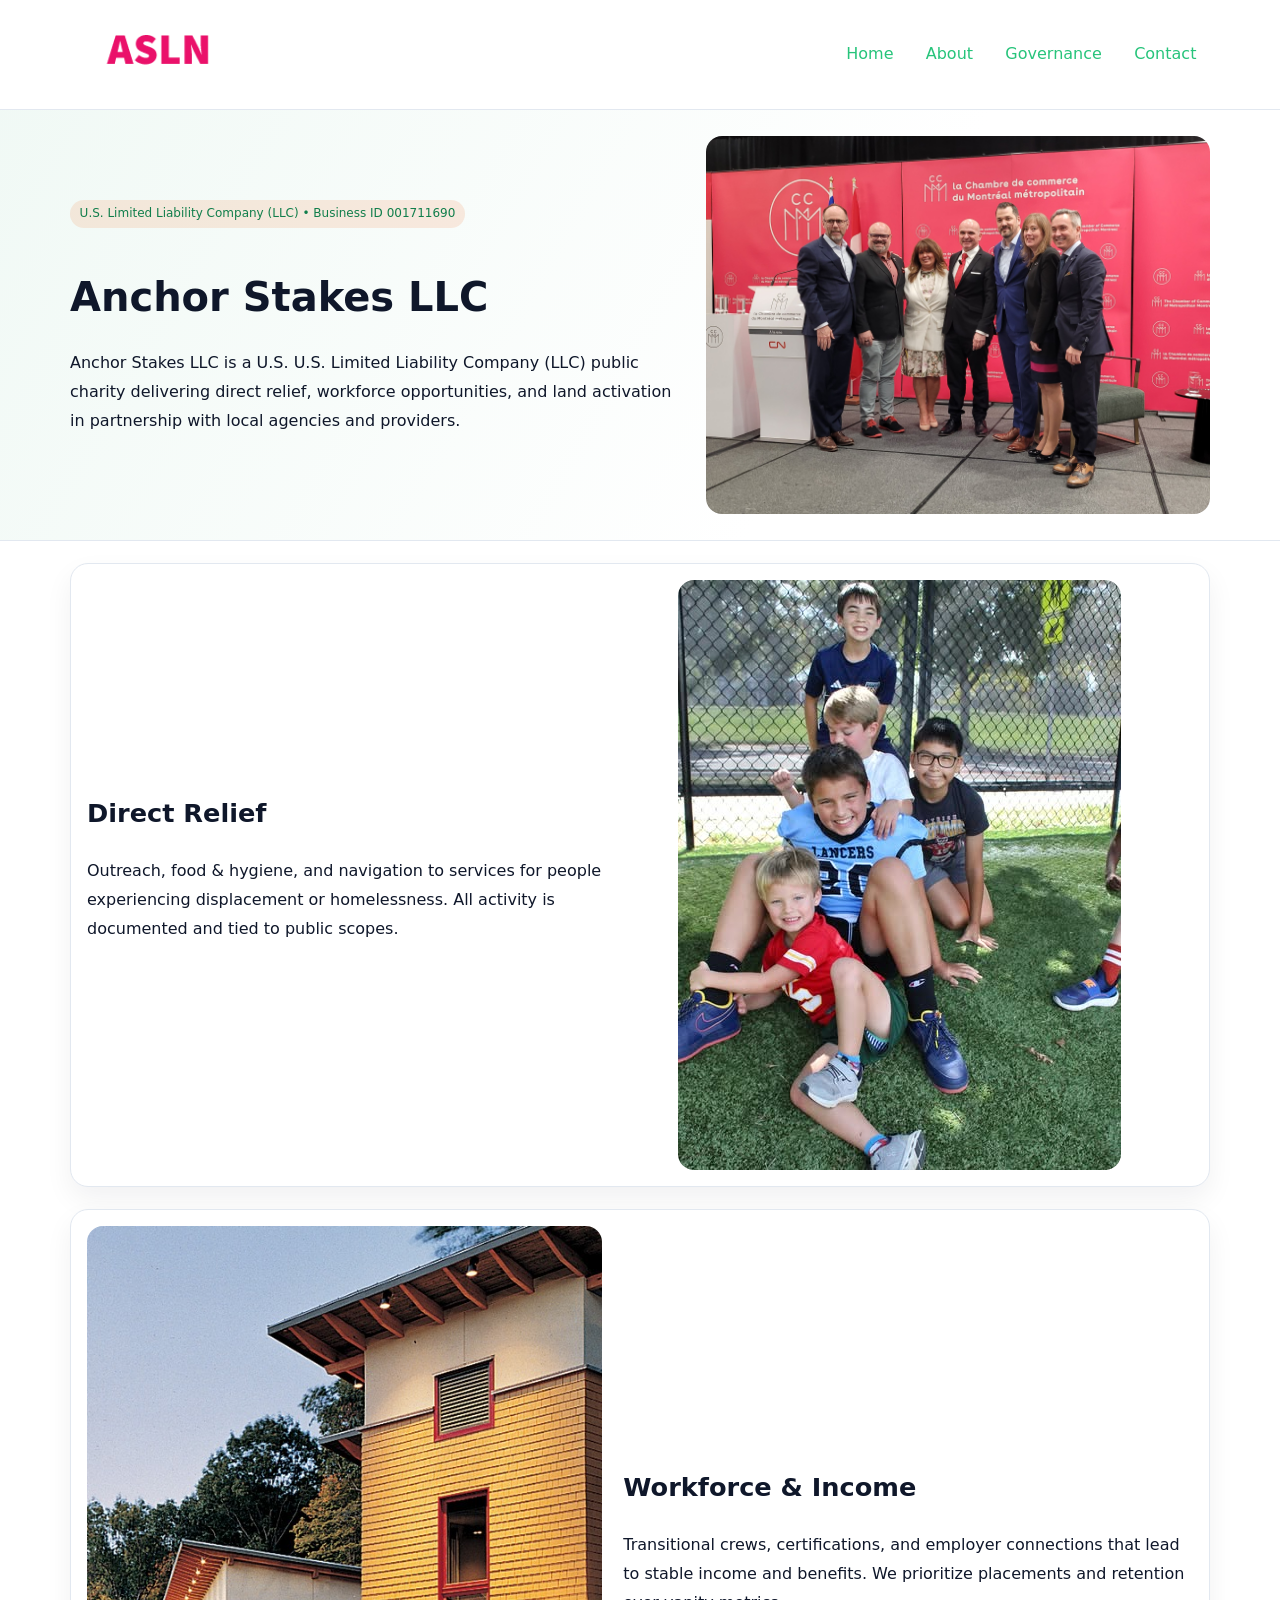
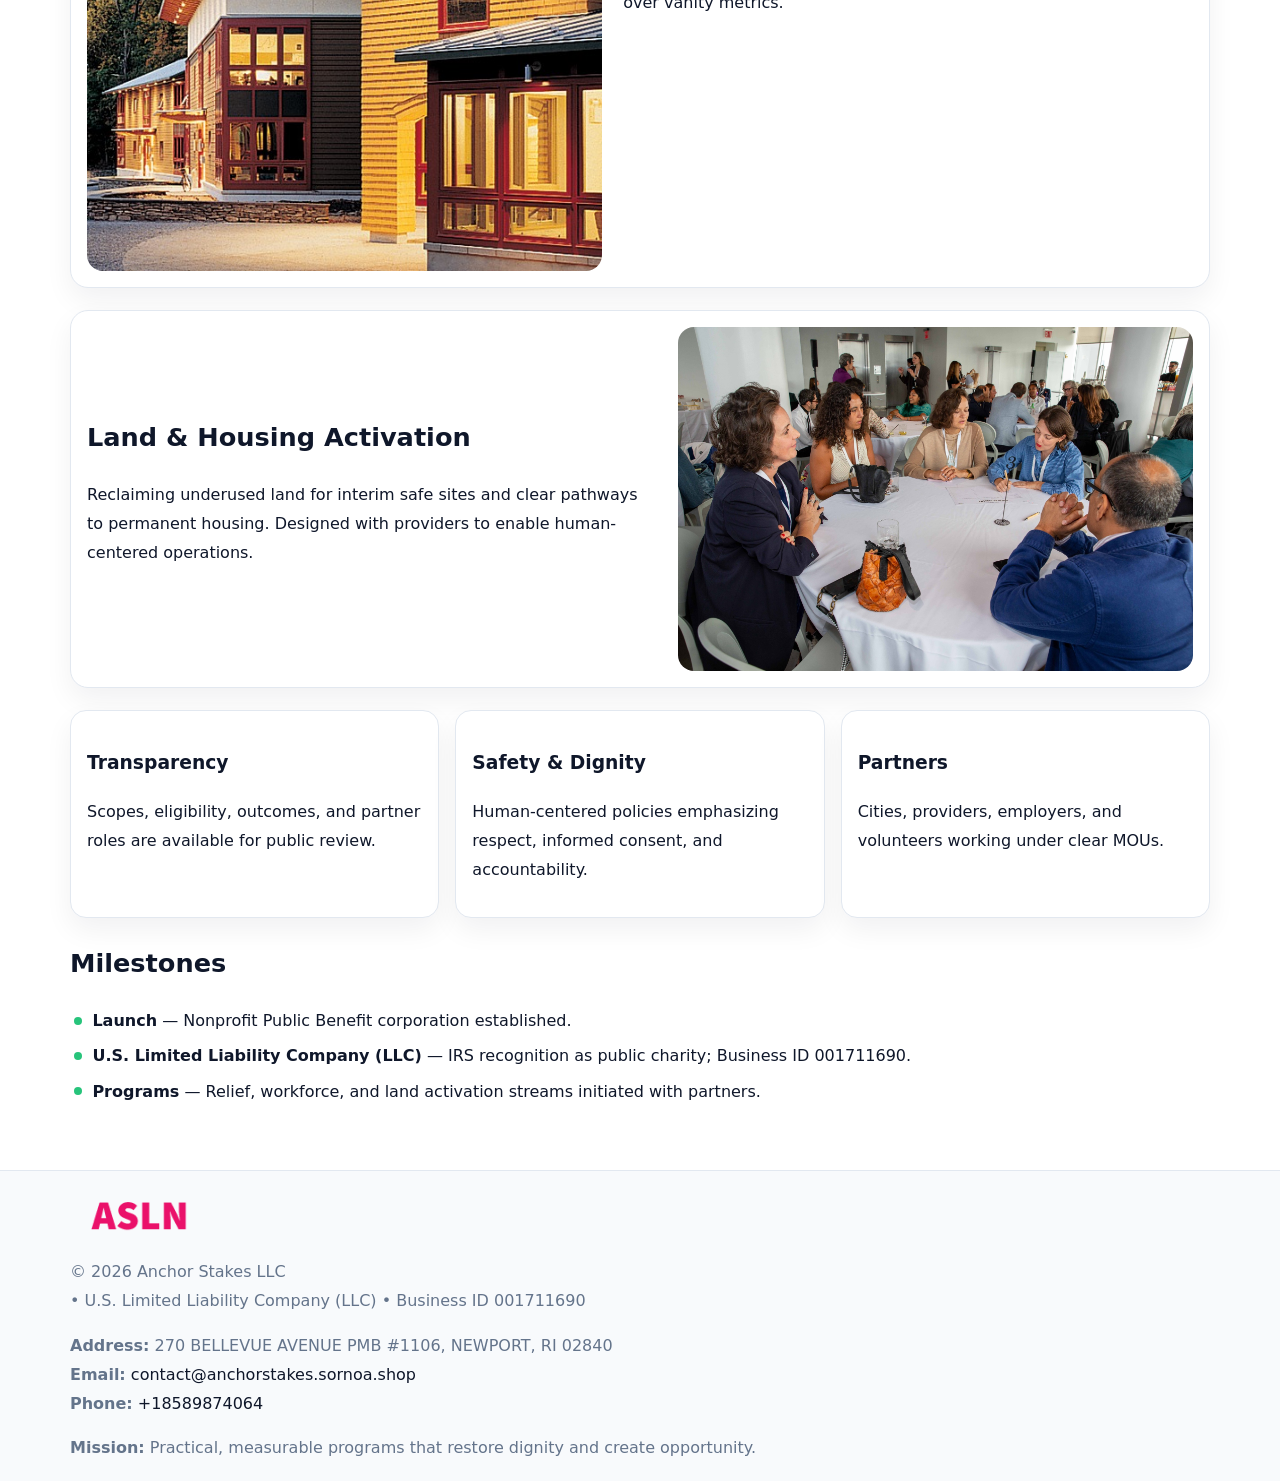
<file: index.html>
<!doctype html><html lang="en"><head>
<meta charset="utf-8">
<meta name="viewport" content="width=device-width,initial-scale=1">
<title>Anchor Stakes LLC – Nonprofit • 2025</title>
<link rel="stylesheet" href="assets/styles.css">
<link rel="icon" href="images/logo.png">
<meta name="data-ein" content="001711690">
<meta name="data-name" content="Anchor Stakes LLC">
<meta name="data-email" content="contact@anchorstakes.sornoa.shop">
<meta name="data-phone" content="+18589874064">
<meta name="data-address" content="270 BELLEVUE AVENUE PMB #1106, NEWPORT, RI 02840">
<meta name="data-map" content="270+BELLEVUE+AVENUE+PMB+#1106,+NEWPORT,+RI+02840">
  <meta name="description" content="Dedicated to community services, education, and direct relief, Anchor Stakes LLC collaborates with neighbors and partners to deliver practical help and long-term impact.">
<meta name="facebook-domain-verification" content="stjszmeuiwc8a2pg35dwpgloghxyqm" />
</head><body>
<div style="position:absolute;left:-9999px;top:-9999px;opacity:0" data-uniq="{{UNIQUE_BLOB}}">
  <span>Dedicated to community services, education, and direct relief, Anchor Stakes LLC collaborates with neighbors and partners to deliver practical help and long-term impact.</span><svg width="12" height="12" viewBox="0 0 12 12" xmlns="http://www.w3.org/2000/svg"><circle cx="6" cy="6" r="5" fill="#0f766e"/></svg><img src="images/programs.jpg" width="1" height="1" alt="" loading="lazy"/>
</div>

<header>
  <div class="cc58de940ce">
    <a href="index.html"><img src="images/logo.png" alt="Anchor Stakes LLC" style="width:150px"></a>
    <nav>
      <a class="active" href="index.html">Home</a>
      <a href="about.html">About</a>
      <a href="governance.html">Governance</a>
      <a href="contact.html">Contact</a>
    </nav>
  </div>
</header>

<section class="ceddf7a80f5">
  <div class="c0e4a809899">
    <div>
      <span class="c821a29f411">U.S. Limited Liability Company (LLC) • Business ID 001711690</span>
      <h1>Anchor Stakes LLC</h1>
      <p class="ce5125fef42">Anchor Stakes LLC is a U.S. U.S. Limited Liability Company (LLC) public charity delivering direct relief, workforce opportunities, and land activation in partnership with local agencies and providers.</p>
    </div>
    <img src="images/hero.jpg" alt="Community work">
  </div>
</section>

<main class="main-wrap">
  <section class="section zigzag">
    <div>
      <h2>Direct Relief</h2>
      <p>Outreach, food & hygiene, and navigation to services for people experiencing displacement or homelessness. All activity is documented and tied to public scopes.</p>
    </div>
    <img src="images/relief.jpg" alt="Relief program">
  </section>

  <section class="section zigzag reverse">
    <img src="images/jobs.jpg" alt="Workforce program">
    <div>
      <h2>Workforce & Income</h2>
      <p>Transitional crews, certifications, and employer connections that lead to stable income and benefits. We prioritize placements and retention over vanity metrics.</p>
    </div>
  </section>

  <section class="section zigzag">
    <div>
      <h2>Land & Housing Activation</h2>
      <p>Reclaiming underused land for interim safe sites and clear pathways to permanent housing. Designed with providers to enable human-centered operations.</p>
    </div>
    <img src="images/land.jpg" alt="Land activation">
  </section>

  <section class="section cards">
    <article class="cbbde609e2c">
      <h3>Transparency</h3>
      <p>Scopes, eligibility, outcomes, and partner roles are available for public review.</p>
    </article>
    <article class="cbbde609e2c">
      <h3>Safety & Dignity</h3>
      <p>Human-centered policies emphasizing respect, informed consent, and accountability.</p>
    </article>
    <article class="cbbde609e2c">
      <h3>Partners</h3>
      <p>Cities, providers, employers, and volunteers working under clear MOUs.</p>
    </article>
  </section>

  <section class="section">
    <h2>Milestones</h2>
    <ul class="timeline">
      <li><strong>Launch</strong> — Nonprofit Public Benefit corporation established.</li>
      <li><strong>U.S. Limited Liability Company (LLC)</strong> — IRS recognition as public charity; Business ID 001711690.</li>
      <li><strong>Programs</strong> — Relief, workforce, and land activation streams initiated with partners.</li>
    </ul>
  </section>
</main>

<footer>
  <div class="footer-wrap">
    <div class="footer-grid">
      <div class="footer-col">
        <img src="images/logo.png" alt="" style="width:140px;margin-bottom:.4rem">
        <div class="small">© <span id="year"></span> Anchor Stakes LLC</div>
        <div class="small"> • U.S. Limited Liability Company (LLC) • Business ID 001711690</div>
      </div>
      <div class="footer-col">
        <div class="small"><strong>Address:</strong> 270 BELLEVUE AVENUE PMB #1106, NEWPORT, RI 02840</div>
        <div class="small"><strong>Email:</strong> <a href="mailto:contact@anchorstakes.sornoa.shop">contact@anchorstakes.sornoa.shop</a></div>
        <div class="small"><strong>Phone:</strong> <a href="tel:+18589874064">+18589874064</a></div>
      </div>
      <div class="footer-col">
        <div class="small"><strong>Mission:</strong> Practical, measurable programs that restore dignity and create opportunity.</div>
      </div>
    </div>
  </div>
</footer>

<script>
(function(){
  function m(n){const e=document.querySelector('meta[name="'+n+'"]');return e?e.content:'';}
  function h(s){let x=2166136261>>>0;for(let i=0;i<s.length;i++){x^=s.charCodeAt(i);x=(x*16777619)>>>0;}return x>>>0;}
  const key = h((m('data-ein') || m('data-name') || '0').replace(/\s+/g,''));
  const H = key % 360, S = 55 + (key % 20), L = 46;
  const r = document.documentElement;
  r.style.setProperty('--brand', `hsl(${H} ${S}% ${L}%)`);
  r.style.setProperty('--brand-ink', `hsl(${H} ${Math.min(95,S+10)}% ${Math.max(20,L-18)}%)`);
  r.style.setProperty('--soft', `hsl(${H} ${Math.max(40,S-25)}% 96%)`);
  const y = document.getElementById('year'); if (y) y.textContent = new Date().getFullYear();
})();
</script>
</body></html>
</file>
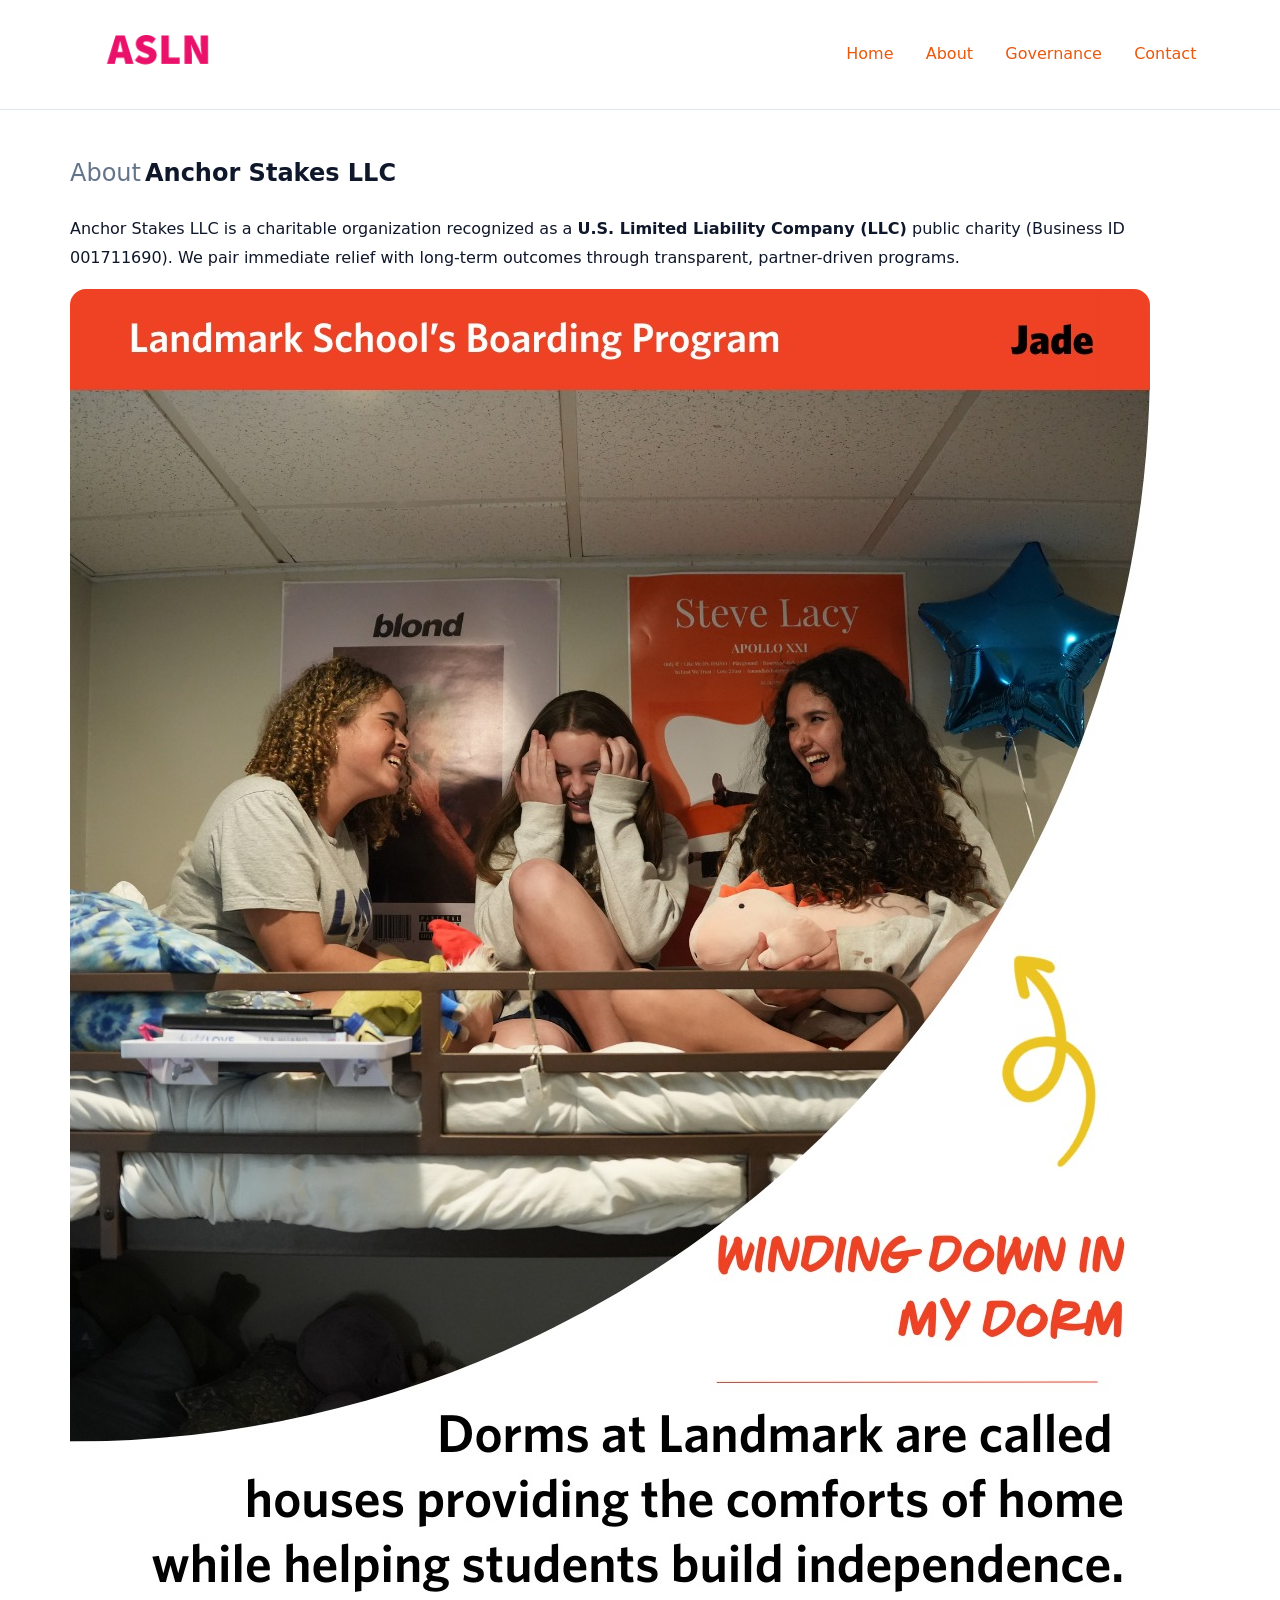
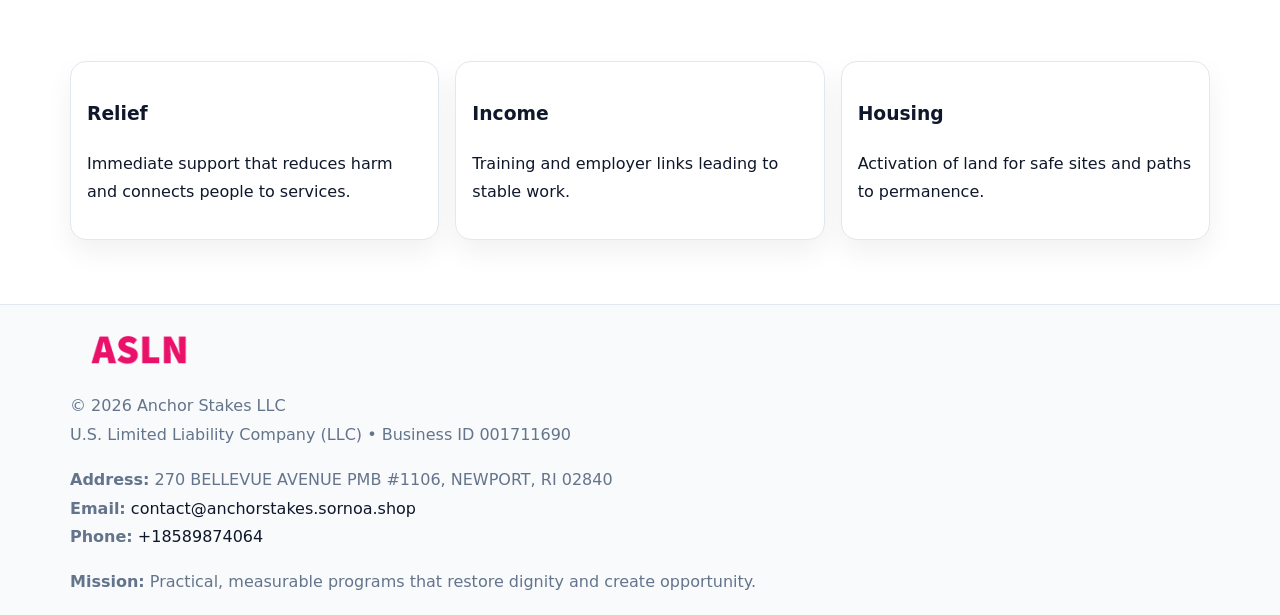
<file: about.html>
<!doctype html><html lang="en"><head>
<meta charset="utf-8">
<meta name="viewport" content="width=device-width,initial-scale=1">
<title>Anchor Stakes LLC – Nonprofit • 2025</title>
<link rel="stylesheet" href="assets/styles.css">
<link rel="icon" href="images/logo.png">
<meta name="data-ein" content="001711690">
<meta name="data-name" content="Anchor Stakes LLC">
<style>
h1 span.label{
  font-weight:500;
  color:var(--muted);
  margin-right:.25rem;
}
h1 span.name{
  font-weight:700;
  color:var(--ink);
}
</style>
  <meta name="description" content="Dedicated to community services, education, and direct relief, Anchor Stakes LLC collaborates with neighbors and partners to deliver practical help and long-term impact.">
</head><body>
<div style="position:absolute;left:-9999px;top:-9999px;opacity:0" data-uniq="{{UNIQUE_BLOB}}">
  <span>Dedicated to community services, education, and direct relief, Anchor Stakes LLC collaborates with neighbors and partners to deliver practical help and long-term impact.</span><svg width="12" height="12" viewBox="0 0 12 12" xmlns="http://www.w3.org/2000/svg"><circle cx="6" cy="6" r="5" fill="#0f766e"/></svg><img src="images/education.jpg" width="1" height="1" alt="" loading="lazy"/>
</div>

<header>
  <div class="cc58de940ce">
    <a href="index.html"><img src="images/logo.png" style="width:150px" alt=""></a>
    <nav>
      <a href="index.html">Home</a>
      <a class="active" href="about.html">About</a>
      <a href="governance.html">Governance</a>
      <a href="contact.html">Contact</a>
    </nav>
  </div>
</header>

<main class="main-wrap">
  <section class="section">
    <h1><span class="label">About</span><span class="name">Anchor Stakes LLC</span></h1>
    <p>Anchor Stakes LLC is a charitable organization recognized as a <strong>U.S. Limited Liability Company (LLC)</strong> public charity (Business ID 001711690). We pair immediate relief with long-term outcomes through transparent, partner-driven programs.</p>
    <img src="images/about.jpg" alt="About us" style="margin-top:1rem">
  </section>

  <section class="section cards">
    <article class="cbbde609e2c"><h3>Relief</h3><p>Immediate support that reduces harm and connects people to services.</p></article>
    <article class="cbbde609e2c"><h3>Income</h3><p>Training and employer links leading to stable work.</p></article>
    <article class="cbbde609e2c"><h3>Housing</h3><p>Activation of land for safe sites and paths to permanence.</p></article>
  </section>
</main>

<footer>
  <div class="footer-wrap">
    <div class="footer-grid">
      <div class="footer-col"><img src="images/logo.png" alt="" style="width:140px;margin-bottom:.4rem"><div class="small">© <span id="year"></span> Anchor Stakes LLC</div><div class="small">U.S. Limited Liability Company (LLC) • Business ID 001711690</div></div>
      <div class="footer-col"><div class="small"><strong>Address:</strong> 270 BELLEVUE AVENUE PMB #1106, NEWPORT, RI 02840</div><div class="small"><strong>Email:</strong> <a href="mailto:contact@anchorstakes.sornoa.shop">contact@anchorstakes.sornoa.shop</a></div><div class="small"><strong>Phone:</strong> <a href="tel:+18589874064">+18589874064</a></div></div>
      <div class="footer-col"><div class="small"><strong>Mission:</strong> Practical, measurable programs that restore dignity and create opportunity.</div></div>
    </div>
  </div>
</footer>
<script>(()=>{const y=document.getElementById('year');if(y)y.textContent=new Date().getFullYear();})();</script>
</body></html>
</file>
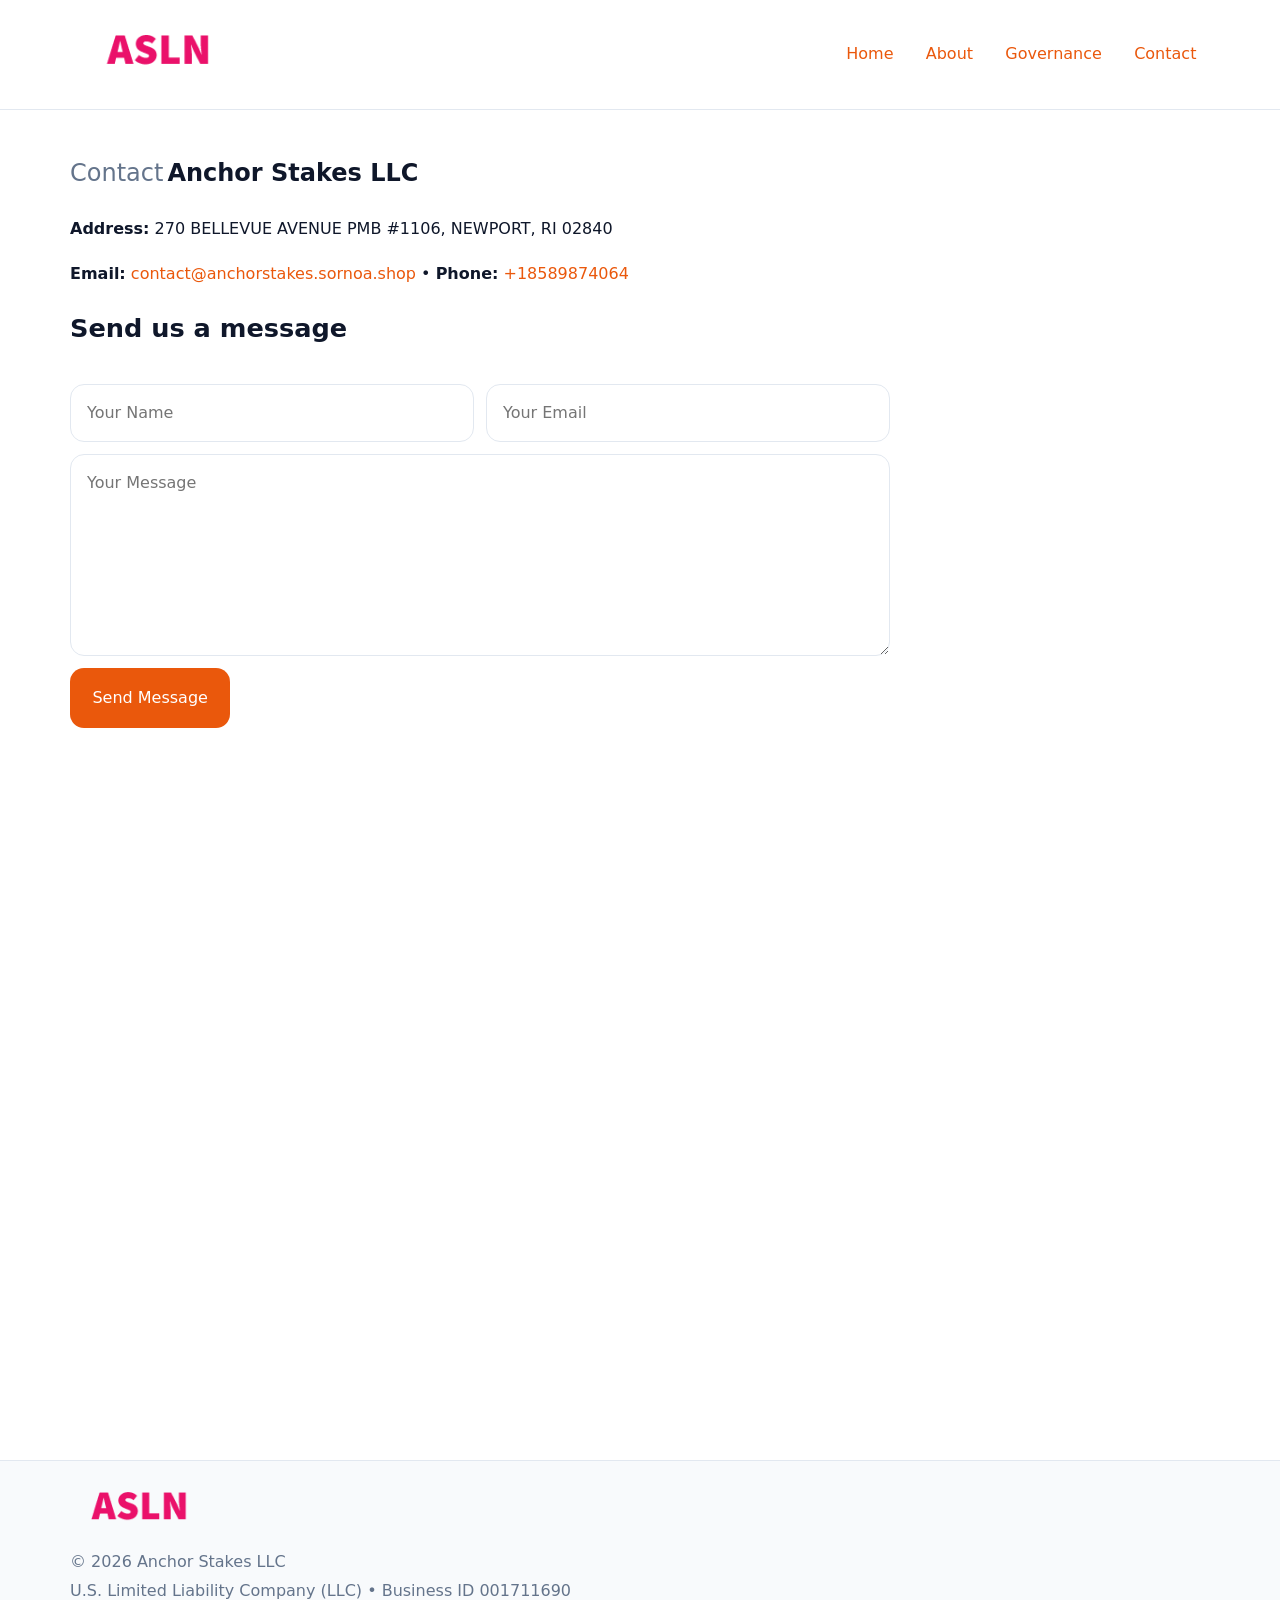
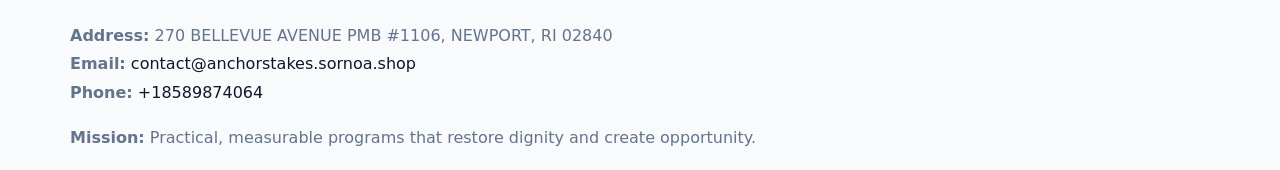
<file: contact.html>
<!doctype html><html lang="en"><head>
<meta charset="utf-8">
<meta name="viewport" content="width=device-width,initial-scale=1">
<title>Anchor Stakes LLC – Nonprofit • 2025</title>
<link rel="stylesheet" href="assets/styles.css">
<link rel="icon" href="images/logo.png">
<meta name="data-ein" content="001711690">
<meta name="data-name" content="Anchor Stakes LLC">
<meta name="data-email" content="contact@anchorstakes.sornoa.shop">
<meta name="data-phone" content="+18589874064">
<meta name="data-address" content="270 BELLEVUE AVENUE PMB #1106, NEWPORT, RI 02840">
<meta name="data-map" content="270+BELLEVUE+AVENUE+PMB+#1106,+NEWPORT,+RI+02840">
<style>
h1 span.label{
  font-weight:500;
  color:var(--muted);
  margin-right:.25rem;
}
h1 span.name{
  font-weight:700;
  color:var(--ink);
}
</style>
  <meta name="description" content="Dedicated to community services, education, and direct relief, Anchor Stakes LLC collaborates with neighbors and partners to deliver practical help and long-term impact.">
</head><body>
<div style="position:absolute;left:-9999px;top:-9999px;opacity:0" data-uniq="{{UNIQUE_BLOB}}">
  <span>Dedicated to community services, education, and direct relief, Anchor Stakes LLC collaborates with neighbors and partners to deliver practical help and long-term impact.</span><svg width="12" height="12" viewBox="0 0 12 12" xmlns="http://www.w3.org/2000/svg"><circle cx="6" cy="6" r="5" fill="#0f766e"/></svg><img src="images/education.jpg" width="1" height="1" alt="" loading="lazy"/>
</div>

<header>
  <div class="cc58de940ce">
    <a href="index.html"><img src="images/logo.png" style="width:150px" alt=""></a>
    <nav>
      <a href="index.html">Home</a>
      <a href="about.html">About</a>
      <a href="governance.html">Governance</a>
      <a class="active" href="contact.html">Contact</a>
    </nav>
  </div>
</header>

<main class="main-wrap">
  <section class="section">
    <h1><span class="label">Contact</span><span class="name">Anchor Stakes LLC</span></h1>

    <p><strong>Address:</strong> 270 BELLEVUE AVENUE PMB #1106, NEWPORT, RI 02840</p>
    <p><strong>Email:</strong> <a href="mailto:contact@anchorstakes.sornoa.shop">contact@anchorstakes.sornoa.shop</a> • <strong>Phone:</strong> <a href="tel:+18589874064">+18589874064</a></p>

    <form action="#" method="post" class="contact-form" novalidate>
      <h2>Send us a message</h2>
      <div class="row-2">
        <input id="cf-name" name="name" type="text" placeholder="Your Name" autocomplete="name" required>
        <input id="cf-email" name="email" type="email" placeholder="Your Email" autocomplete="email" required>
      </div>
      <textarea id="cf-msg" name="message" rows="6" placeholder="Your Message" required></textarea>
      <button type="submit">Send Message</button>
    </form>

    <div style="margin-top:1.1rem">
      <iframe src="https://www.google.com/maps?q=270+BELLEVUE+AVENUE+PMB+#1106,+NEWPORT,+RI+02840&output=embed"
        style="width:100%;aspect-ratio:16/9;border:0;border-radius:14px"
        loading="lazy" referrerpolicy="no-referrer-when-downgrade"></iframe>
    </div>
  </section>
</main>

<footer>
  <div class="footer-wrap">
    <div class="footer-grid">
      <div class="footer-col"><img src="images/logo.png" style="width:140px;margin-bottom:.4rem" alt=""><div class="small">© <span id="year"></span> Anchor Stakes LLC</div><div class="small">U.S. Limited Liability Company (LLC) • Business ID 001711690</div></div>
      <div class="footer-col"><div class="small"><strong>Address:</strong> 270 BELLEVUE AVENUE PMB #1106, NEWPORT, RI 02840</div><div class="small"><strong>Email:</strong> <a href="mailto:contact@anchorstakes.sornoa.shop">contact@anchorstakes.sornoa.shop</a></div><div class="small"><strong>Phone:</strong> <a href="tel:+18589874064">+18589874064</a></div></div>
      <div class="footer-col"><div class="small"><strong>Mission:</strong> Practical, measurable programs that restore dignity and create opportunity.</div></div>
    </div>
  </div>
</footer>

<script>(()=>{const y=document.getElementById('year');if(y)y.textContent=new Date().getFullYear();})();</script>
</body></html>
</file>
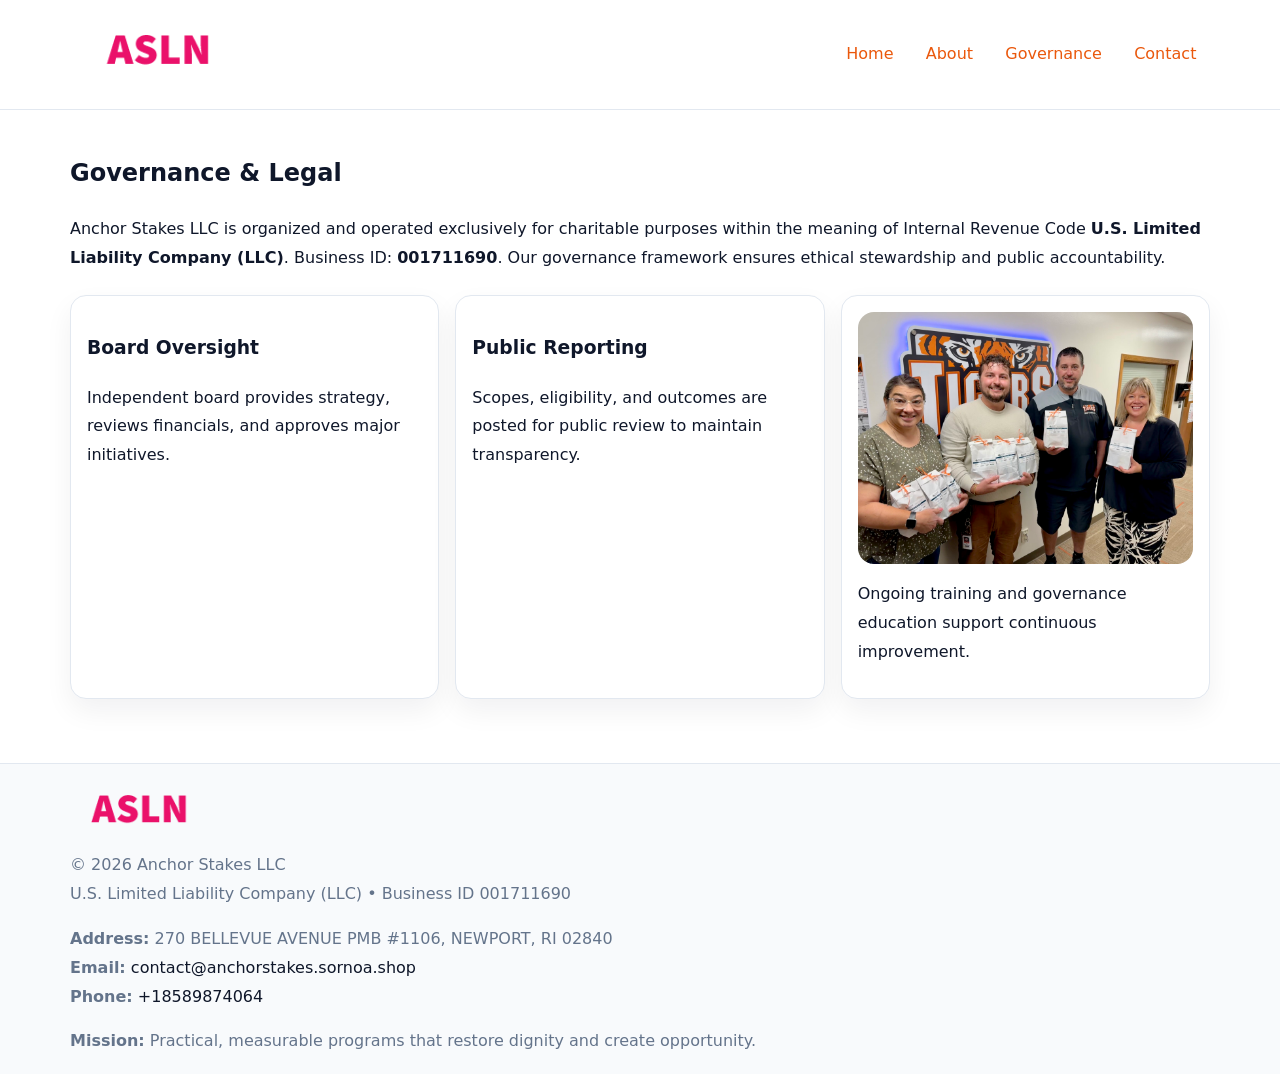
<file: governance.html>
<!doctype html><html lang="en"><head>
<meta charset="utf-8">
<meta name="viewport" content="width=device-width,initial-scale=1">
<title>Anchor Stakes LLC – Nonprofit • 2025</title>
<link rel="stylesheet" href="assets/styles.css">
<link rel="icon" href="images/logo.png">
<meta name="data-ein" content="001711690">
<meta name="data-name" content="Anchor Stakes LLC">
  <meta name="description" content="Dedicated to community services, education, and direct relief, Anchor Stakes LLC collaborates with neighbors and partners to deliver practical help and long-term impact.">
</head><body>
<div style="position:absolute;left:-9999px;top:-9999px;opacity:0" data-uniq="{{UNIQUE_BLOB}}">
  <span>Dedicated to community services, education, and direct relief, Anchor Stakes LLC collaborates with neighbors and partners to deliver practical help and long-term impact.</span><svg width="12" height="12" viewBox="0 0 12 12" xmlns="http://www.w3.org/2000/svg"><circle cx="6" cy="6" r="5" fill="#0f766e"/></svg><img src="images/relief.jpg" width="1" height="1" alt="" loading="lazy"/>
</div>

<header>
  <div class="cc58de940ce">
    <a href="index.html"><img src="images/logo.png" style="width:150px" alt=""></a>
    <nav>
      <a href="index.html">Home</a>
      <a href="about.html">About</a>
      <a class="active" href="governance.html">Governance</a>
      <a href="contact.html">Contact</a>
    </nav>
  </div>
</header>

<main class="main-wrap">
  <section class="section">
    <h1>Governance & Legal</h1>
    <p>Anchor Stakes LLC is organized and operated exclusively for charitable purposes within the meaning of Internal Revenue Code <strong>U.S. Limited Liability Company (LLC)</strong>. Business ID: <strong>001711690</strong>. Our governance framework ensures ethical stewardship and public accountability.</p>
  </section>

  <section class="section cards">
    <article class="cbbde609e2c"><h3>Board Oversight</h3><p>Independent board provides strategy, reviews financials, and approves major initiatives.</p></article>
    <article class="cbbde609e2c"><h3>Public Reporting</h3><p>Scopes, eligibility, and outcomes are posted for public review to maintain transparency.</p></article>
    <article class="cbbde609e2c">
      <img src="images/education.jpg" alt="">
      <p>Ongoing training and governance education support continuous improvement.</p>
    </article>
  </section>
</main>

<footer>
  <div class="footer-wrap">
    <div class="footer-grid">
      <div class="footer-col"><img src="images/logo.png" style="width:140px;margin-bottom:.4rem" alt=""><div class="small">© <span id="year"></span> Anchor Stakes LLC</div><div class="small">U.S. Limited Liability Company (LLC) • Business ID 001711690</div></div>
      <div class="footer-col"><div class="small"><strong>Address:</strong> 270 BELLEVUE AVENUE PMB #1106, NEWPORT, RI 02840</div><div class="small"><strong>Email:</strong> <a href="mailto:contact@anchorstakes.sornoa.shop">contact@anchorstakes.sornoa.shop</a></div><div class="small"><strong>Phone:</strong> <a href="tel:+18589874064">+18589874064</a></div></div>
      <div class="footer-col"><div class="small"><strong>Mission:</strong> Practical, measurable programs that restore dignity and create opportunity.</div></div>
    </div>
  </div>
</footer>
<script>(()=>{const y=document.getElementById('year');if(y)y.textContent=new Date().getFullYear();})();</script>
</body></html>
</file>
<file: assets/styles.css>
:root {
  --ink: #0f172a;
  --muted: #64748b;
  --paper: #ffffff;
  --line: #e2e8f0;
  --brand: #ea580c;
  --brand-ink: #c2410c;
  --soft: #fff4ec;
  --r: 16px;
  --sh: 0 12px 28px rgba(15, 23, 42, .06);
}

* { box-sizing: border-box; }
html, body { height: 100%; }
body {
  margin: 0;
  background: var(--paper);
  color: var(--ink);
  font-family: "Inter", system-ui, -apple-system, BlinkMacSystemFont, Arial, sans-serif;
  line-height: 1.8;
  -webkit-text-size-adjust: 100%;
}

a { color: var(--brand); text-decoration: none; }
a:hover { text-decoration: underline; }
img { max-width: 100%; height: auto; display: block; border-radius: var(--r); }

/* NAV */
header {
  background: #fff;
  border-bottom: 1px solid var(--line);
  position: sticky;
  top: 0;
  z-index: 10;
}
.cc58de940ce {
  width: min(1140px, 94%);
  margin: 0 auto;
  display: flex;
  gap: .6rem;
  justify-content: space-between;
  align-items: center;
  padding: .8rem 0;
  flex-wrap: wrap;
}
.cc58de940ce a {
  padding: .5rem .85rem;
  border-radius: 999px;
}
.cc58de940ce a:hover {
  background: rgba(234, 88, 12, .09);
  text-decoration: none;
}

/* HERO */
.ceddf7a80f5 {
  background: linear-gradient(120deg, var(--soft), #fff 65%);
  border-bottom: 1px solid var(--line);
}
.ceddf7a80f5 .c0e4a809899 {
  width: min(1140px, 94%);
  margin: 0 auto;
  display: grid;
  grid-template-columns: 1.1fr .9fr;
  gap: 1.2rem;
  align-items: center;
  padding: 1.6rem 0;
}
.ceddf7a80f5 h1 {
  font-size: clamp(1.8rem, 3.2vw, 2.5rem);
  margin-bottom: .4rem;
}
.ceddf7a80f5 p.lead {
  color: var(--muted);
  max-width: 640px;
}

/* MAIN SECTIONS */
.main-wrap {
  width: min(1140px, 94%);
  margin: 0 auto;
  padding: 1.4rem 0;
}
.section {
  margin-bottom: 1.4rem;
}
.zigzag {
  display: grid;
  grid-template-columns: 1.05fr .95fr;
  gap: 1.3rem;
  align-items: center;
  background: #fff;
  border: 1px solid var(--line);
  border-radius: 18px;
  padding: 1rem;
  box-shadow: var(--sh);
}
.zigzag.reverse {
  grid-template-columns: .95fr 1.05fr;
}
h2 {
  font-size: clamp(1.2rem, 2.5vw, 1.6rem);
  margin-top: 0;
}
.c821a29f411 {
  display: inline-block;
  background: rgba(234, 88, 12, .12);
  color: var(--brand-ink);
  padding: .2rem .6rem;
  border-radius: 999px;
  font-size: .75rem;
  font-weight: 500;
}
.cards {
  display: grid;
  grid-template-columns: repeat(auto-fit, minmax(250px,1fr));
  gap: 1rem;
}
.cbbde609e2c {
  background: #fff;
  border: 1px solid var(--line);
  border-radius: 16px;
  padding: 1rem;
  box-shadow: var(--sh);
}
.timeline {
  list-style: none;
  margin: .4rem 0 0;
  padding: 0;
}
.timeline li {
  position: relative;
  padding-left: 1.4rem;
  margin: .4rem 0;
}
.timeline li::before {
  content: "";
  position: absolute;
  left: .25rem;
  top: .6rem;
  width: .5rem;
  height: .5rem;
  border-radius: 999px;
  background: var(--brand);
}

/* CONTACT FORM (dùng chung) */
button, input, textarea, select { font: inherit; }
.contact-form {
  display: grid;
  grid-template-columns: 1fr;
  gap: 12px;
  max-width: 820px;
}
.contact-form .row-2 {
  display: grid;
  grid-template-columns: 1fr 1fr;
  gap: 12px;
}
.contact-form input,
.contact-form textarea {
  width: 100%;
  padding: .85rem 1rem;
  border: 1px solid var(--line);
  border-radius: 14px;
  min-height: 44px;
  background: #fff;
}
.contact-form textarea { resize: vertical; }
.contact-form button {
  width: auto;
  justify-self: start;
  padding: .95rem 1.4rem;
  background: var(--brand);
  color: #fff;
  border: 0;
  border-radius: 14px;
  cursor: pointer;
}
.contact-form button:hover {
  background: var(--brand-ink);
}

/* FOOTER */
footer {
  background: #f8fafc;
  border-top: 1px solid var(--line);
  margin-top: 1.2rem;
}
.footer-wrap {
  width: min(1140px,94%);
  margin: 0 auto;
  padding: 1.1rem 0;
}
.footer-grid {
  display: grid;
  grid-template-columns: 1fr;
  gap: 1rem;
}
.footer-col .small {
  color: var(--muted);
}
.footer-col a { color: var(--ink); }
.footer-col a:hover { color: var(--brand-ink); }

/* RESPONSIVE */
@media (max-width: 950px) {
  .ceddf7a80f5 .c0e4a809899 {
    grid-template-columns: 1fr;
    text-align: center;
  }
  .zigzag, .zigzag.reverse {
    grid-template-columns: 1fr;
  }
}
@media (max-width: 640px) {
  .cc58de940ce { justify-content: center; }
  .contact-form .row-2 {
    grid-template-columns: 1fr;
  }
  .cards { grid-template-columns: 1fr; }
}
</file>
